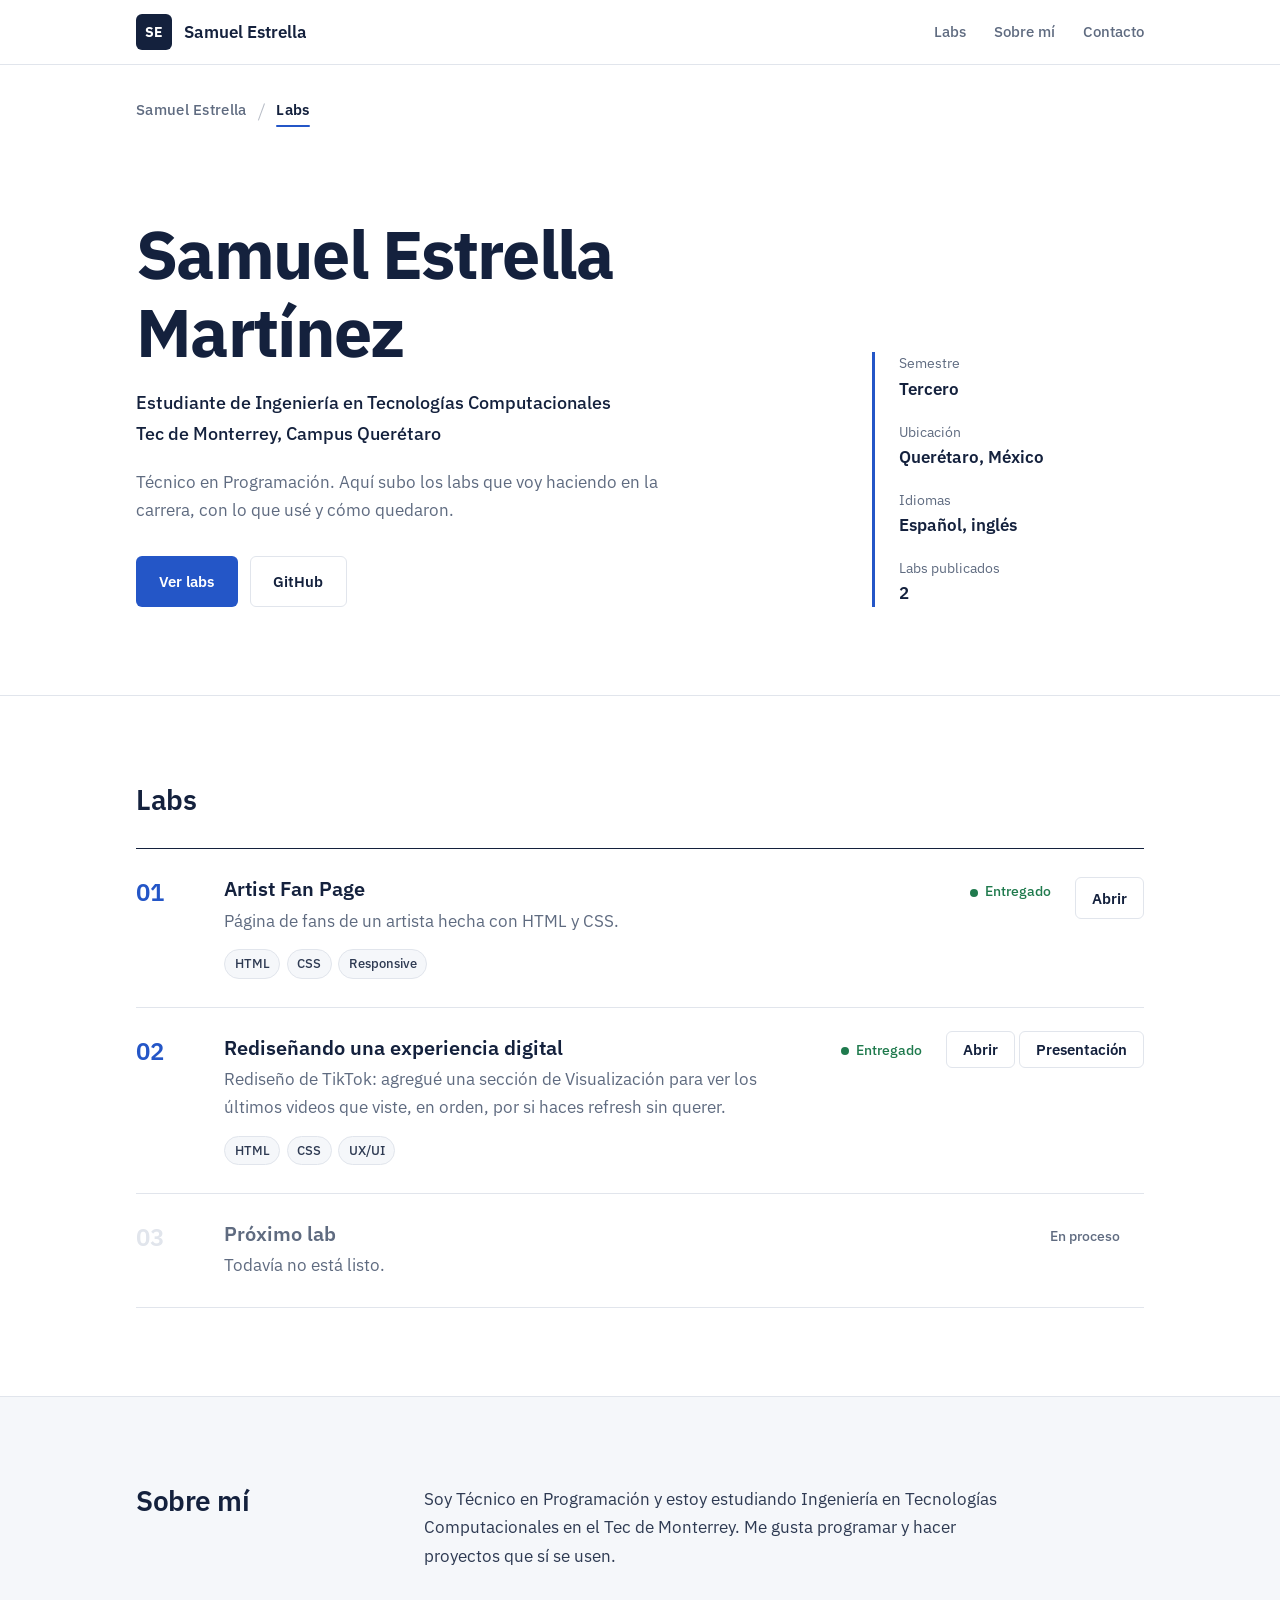
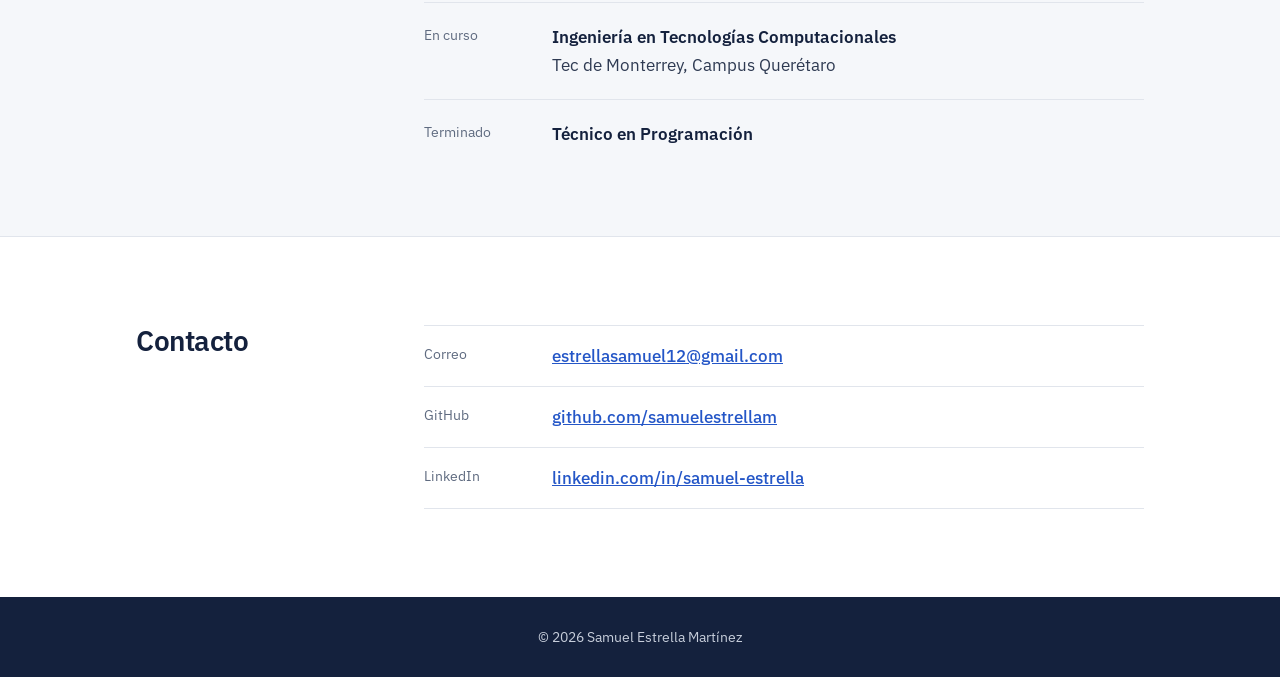
<file: index.html>
<!DOCTYPE html>
<html lang="es">
<head>
  <meta charset="UTF-8">
  <meta name="viewport" content="width=device-width, initial-scale=1">
  <title>Samuel Estrella | Labs</title>
  <link href="https://fonts.googleapis.com/css2?family=IBM+Plex+Sans:wght@400;500;600;700&display=swap" rel="stylesheet">
  <link rel="stylesheet" href="styles.css">
</head>
<body>

  <header class="site-header">
    <div class="container header-inner">
      <a class="brand" href="#inicio">
        <span class="brand-mark">SE</span>
        <span class="brand-name">Samuel Estrella</span>
      </a>
      <nav class="main-nav">
        <a href="#labs">Labs</a>
        <a href="#sobre-mi">Sobre mí</a>
        <a href="#contacto">Contacto</a>
      </nav>
    </div>
  </header>

  <main id="inicio">

    <div class="container">
      <nav class="crumbs">
        <ol>
          <li><a href="#inicio">Samuel Estrella</a></li>
          <li><a href="#labs" aria-current="page">Labs</a></li>
        </ol>
      </nav>
    </div>

    <section class="hero container">
      <div>
        <h1>Samuel Estrella Martínez</h1>
        <p class="role">Estudiante de Ingeniería en Tecnologías Computacionales<br>Tec de Monterrey, Campus Querétaro</p>
        <p class="lead">Técnico en Programación. Aquí subo los labs que voy haciendo en la carrera, con lo que usé y cómo quedaron.</p>
        <div class="actions">
          <a class="btn btn-primary" href="#labs">Ver labs</a>
          <a class="btn btn-secondary" href="https://github.com/samuelestrellam" target="_blank">GitHub</a>
        </div>
      </div>

      <dl class="facts">
        <div><dt>Semestre</dt><dd>Tercero</dd></div>
        <div><dt>Ubicación</dt><dd>Querétaro, México</dd></div>
        <div><dt>Idiomas</dt><dd>Español, inglés</dd></div>
        <div><dt>Labs publicados</dt><dd>2</dd></div>
      </dl>
    </section>

    <section class="section" id="labs">
      <div class="container">
        <div class="section-head">
          <h2>Labs</h2>
        </div>

        <ol class="lab-list">
          <li class="lab">
            <span class="lab-num">01</span>
            <div class="lab-body">
              <h3><a href="./Artist%20Page/index.html">Artist Fan Page</a></h3>
              <p>Página de fans de un artista hecha con HTML y CSS.</p>
              <ul class="tags">
                <li>HTML</li>
                <li>CSS</li>
                <li>Responsive</li>
              </ul>
            </div>
            <span class="status status-done">Entregado</span>
            <a class="lab-link" href="./Artist%20Page/index.html">Abrir</a>
          </li>

          <li class="lab">
            <span class="lab-num">02</span>
            <div class="lab-body">
              <h3><a href="./Experiencia%20Digital/index.html">Rediseñando una experiencia digital</a></h3>
              <p>Rediseño de TikTok: agregué una sección de Visualización para ver los últimos videos que viste, en orden, por si haces refresh sin querer.</p>
              <ul class="tags">
                <li>HTML</li>
                <li>CSS</li>
                <li>UX/UI</li>
              </ul>
            </div>
            <span class="status status-done">Entregado</span>
            <div class="lab-links">
              <a class="lab-link" href="./Experiencia%20Digital/index.html">Abrir</a>
              <a class="lab-link" href="Lab2_TikTok.pdf" target="_blank">Presentación</a>
            </div>
          </li>

          <li class="lab lab-pending">
            <span class="lab-num">03</span>
            <div class="lab-body">
              <h3>Próximo lab</h3>
              <p>Todavía no está listo.</p>
            </div>
            <span class="status">En proceso</span>
          </li>
        </ol>
      </div>
    </section>

    <section class="section section-alt" id="sobre-mi">
      <div class="container two-col">
        <h2>Sobre mí</h2>
        <div>
          <p>Soy Técnico en Programación y estoy estudiando Ingeniería en Tecnologías Computacionales en el Tec de Monterrey. Me gusta programar y hacer proyectos que sí se usen.</p>
          <dl class="timeline">
            <div>
              <dt>En curso</dt>
              <dd><strong>Ingeniería en Tecnologías Computacionales</strong><br>Tec de Monterrey, Campus Querétaro</dd>
            </div>
            <div>
              <dt>Terminado</dt>
              <dd><strong>Técnico en Programación</strong></dd>
            </div>
          </dl>
        </div>
      </div>
    </section>

    <section class="section" id="contacto">
      <div class="container two-col">
        <h2>Contacto</h2>
        <ul class="contact">
          <li>
            <span>Correo</span>
            <a href="mailto:estrellasamuel12@gmail.com">estrellasamuel12@gmail.com</a>
          </li>
          <li>
            <span>GitHub</span>
            <a href="https://github.com/samuelestrellam" target="_blank">github.com/samuelestrellam</a>
          </li>
          <li>
            <span>LinkedIn</span>
            <a href="https://www.linkedin.com/in/samuel-estrella-1631b2422" target="_blank">linkedin.com/in/samuel-estrella</a>
          </li>
        </ul>
      </div>
    </section>

  </main>

  <footer class="site-footer">
    <div class="container footer-inner">
      <span>© 2026 Samuel Estrella Martínez</span>
    </div>
  </footer>

</body>
</html>
</file>
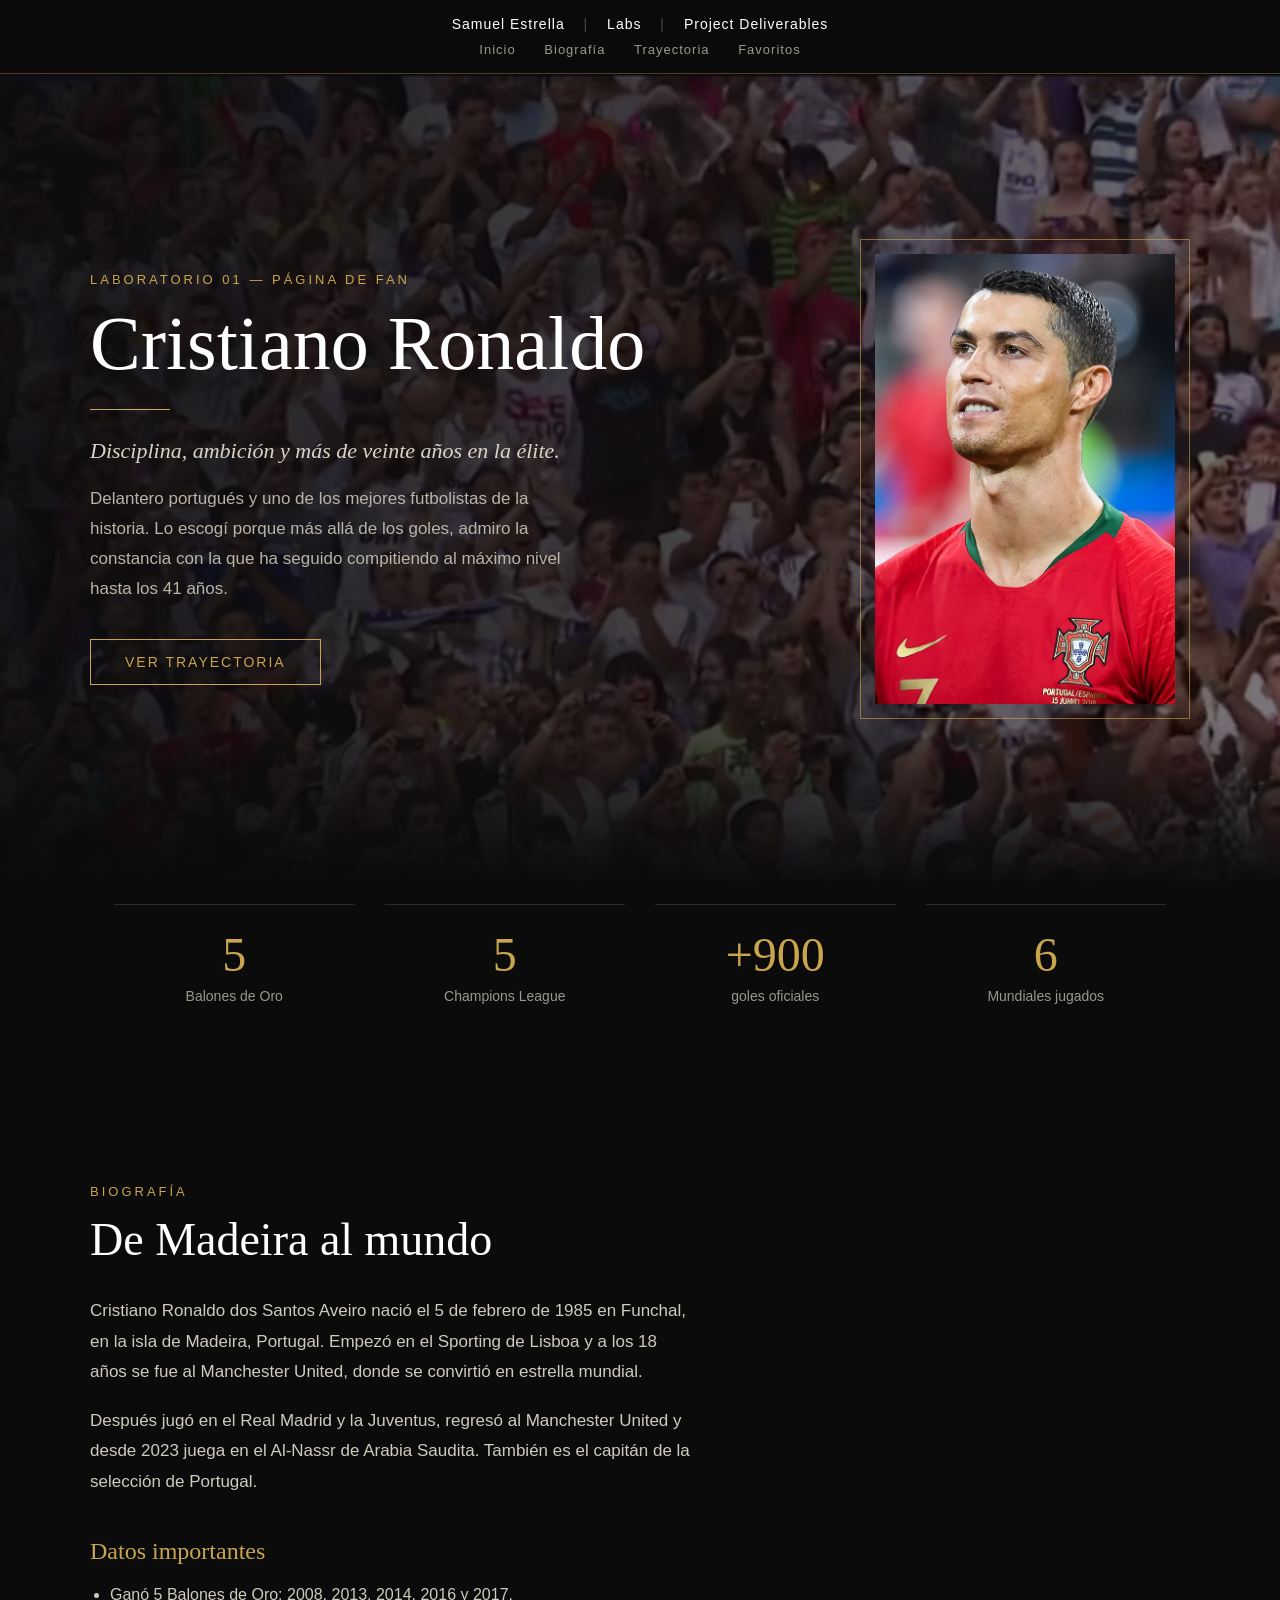
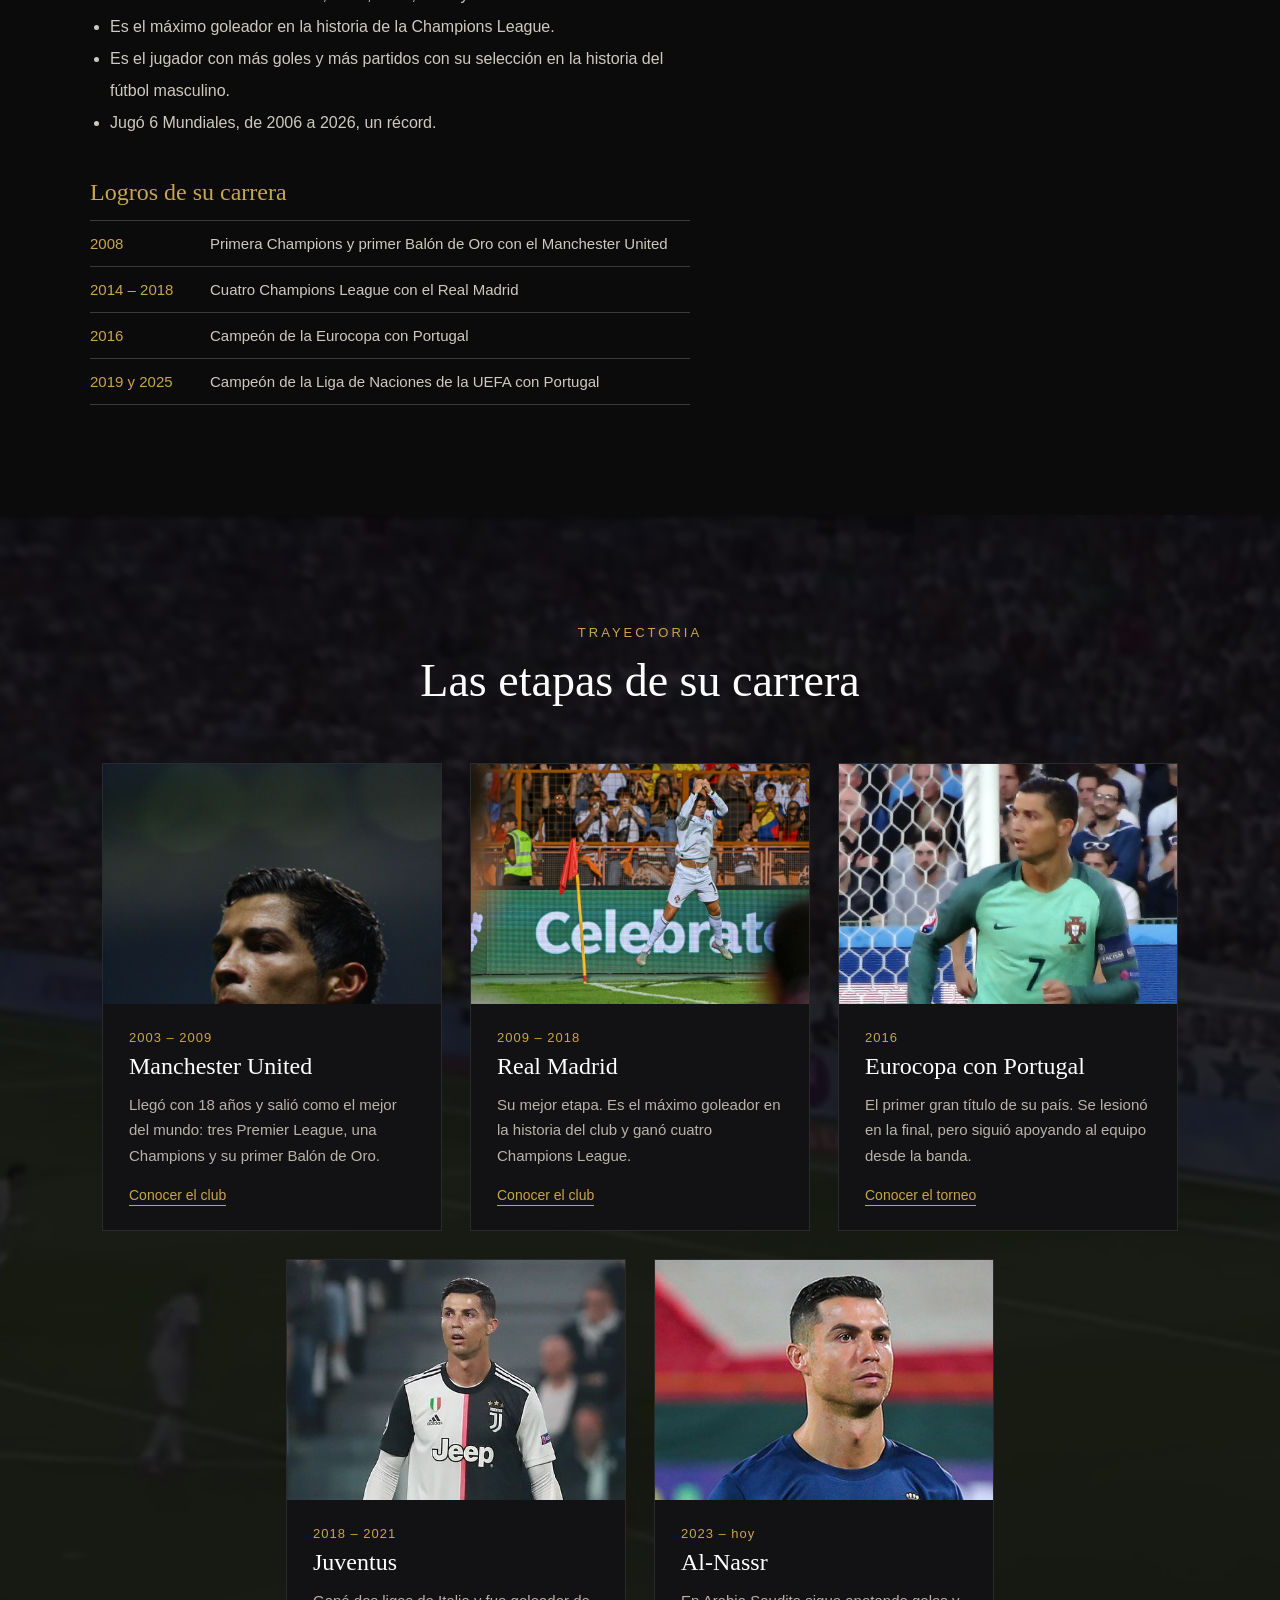
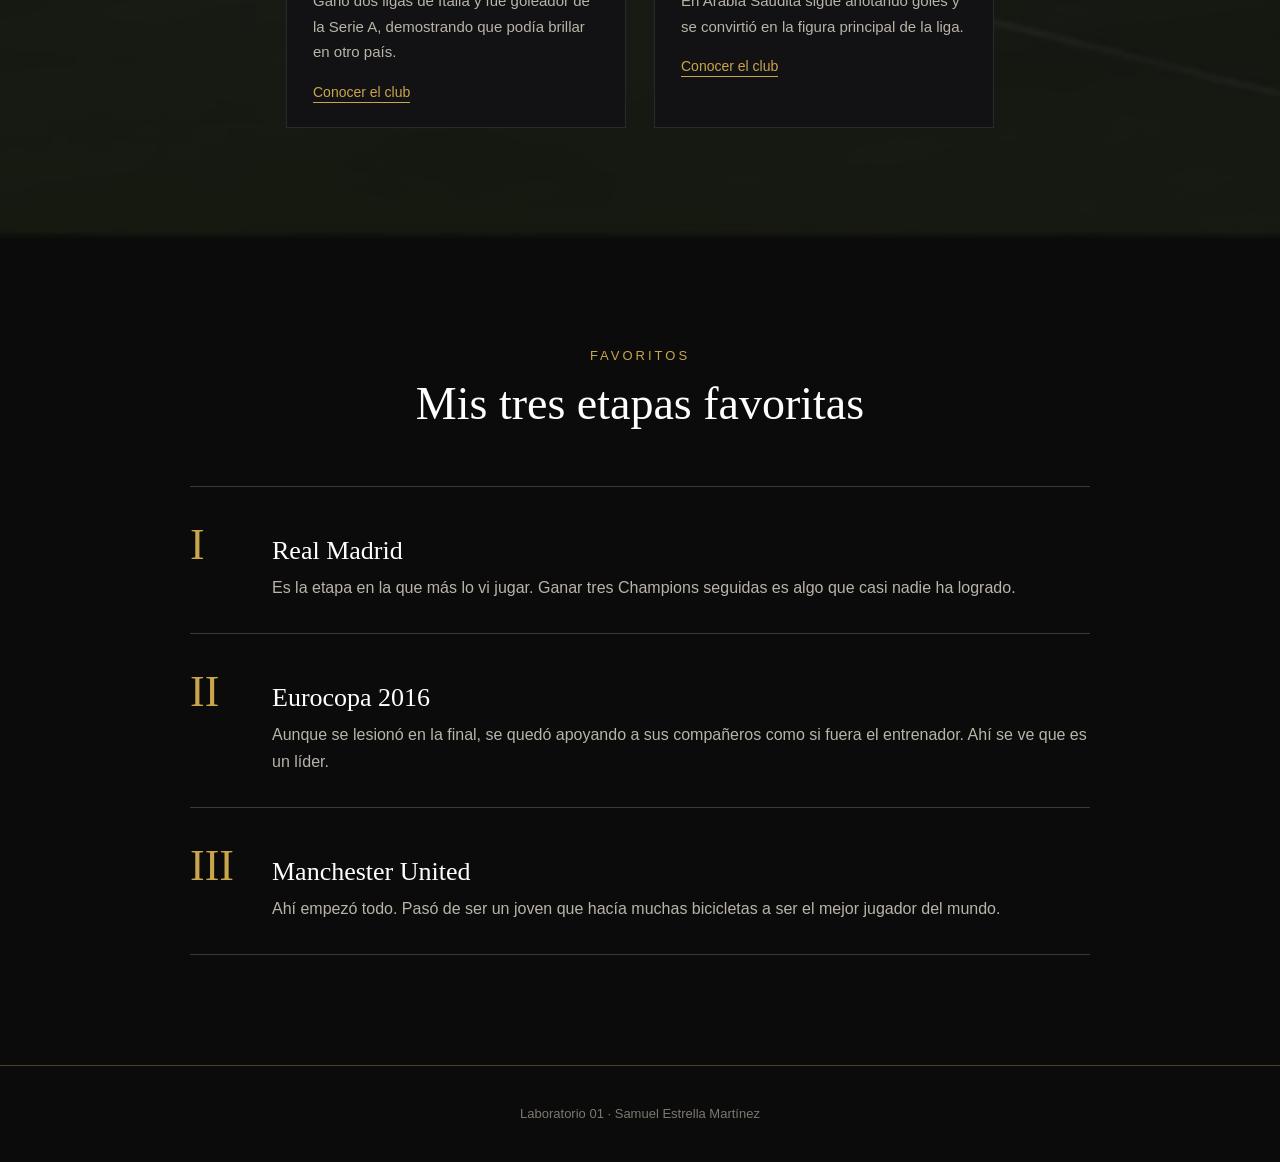
<file: Artist Page/index.html>
<!DOCTYPE html>
<html lang="es">
<head>
  <meta charset="UTF-8">
  <meta name="viewport" content="width=device-width, initial-scale=1">
  <title>Cristiano Ronaldo | Laboratorio 01</title>
  <link rel="stylesheet" href="styles.css">
</head>
<body>

  <nav class="menu">
  <div class="menu-sitio">
    <a href="../index.html">Samuel Estrella</a>
    <span>|</span>
    <a href="../index.html#labs">Labs</a>
    <span>|</span>
    <a href="../index.html#labs">Project Deliverables</a>
  </div>

  <div class="menu-pagina">
    <a href="#inicio">Inicio</a>
    <a href="#biografia">Biografía</a>
    <a href="#trayectoria">Trayectoria</a>
    <a href="#favoritos">Favoritos</a>
  </div>
</nav>

  <header id="inicio" class="portada">
    <video class="video-fondo video-portada" autoplay muted loop playsinline poster="img/celebracion.jpg">
      <source src="video/portada.mp4" type="video/mp4">
      <source src="video/portada.webm" type="video/webm">
    </video>
    <div class="capa capa-portada"></div>
    <div class="capa capa-abajo"></div>

    <div class="portada-contenido">
      <div class="portada-texto">
        <p class="etiqueta">LABORATORIO 01 — PÁGINA DE FAN</p>
        <h1>Cristiano Ronaldo</h1>
        <div class="linea"></div>
        <p class="frase">Disciplina, ambición y más de veinte años en la élite.</p>
        <p class="intro">Delantero portugués y uno de los mejores futbolistas de la historia. Lo escogí porque más allá de los goles, admiro la constancia con la que ha seguido compitiendo al máximo nivel hasta los 41 años.</p>
        <a href="#trayectoria" class="boton">VER TRAYECTORIA</a>
      </div>
      <div class="marco">
        <img src="img/principal.jpg" alt="Cristiano Ronaldo con la camiseta de Portugal">
      </div>
    </div>
  </header>

  <div class="cifras">
    <div class="cifra">
      <p class="numero">5</p>
      <p class="texto-cifra">Balones de Oro</p>
    </div>
    <div class="cifra">
      <p class="numero">5</p>
      <p class="texto-cifra">Champions League</p>
    </div>
    <div class="cifra">
      <p class="numero">+900</p>
      <p class="texto-cifra">goles oficiales</p>
    </div>
    <div class="cifra">
      <p class="numero">6</p>
      <p class="texto-cifra">Mundiales jugados</p>
    </div>
  </div>

  <section id="biografia" class="biografia">
    <div class="contenedor">
      <div class="bio-texto">
        <p class="etiqueta">BIOGRAFÍA</p>
        <h2>De Madeira al mundo</h2>

        <p>Cristiano Ronaldo dos Santos Aveiro nació el 5 de febrero de 1985 en Funchal, en la isla de Madeira, Portugal. Empezó en el Sporting de Lisboa y a los 18 años se fue al Manchester United, donde se convirtió en estrella mundial.</p>
        <p class="ultimo">Después jugó en el Real Madrid y la Juventus, regresó al Manchester United y desde 2023 juega en el Al-Nassr de Arabia Saudita. También es el capitán de la selección de Portugal.</p>

        <h3>Datos importantes</h3>
        <ul class="datos">
          <li>Ganó 5 Balones de Oro: 2008, 2013, 2014, 2016 y 2017.</li>
          <li>Es el máximo goleador en la historia de la Champions League.</li>
          <li>Es el jugador con más goles y más partidos con su selección en la historia del fútbol masculino.</li>
          <li>Jugó 6 Mundiales, de 2006 a 2026, un récord.</li>
        </ul>

        <h3>Logros de su carrera</h3>
        <table class="logros">
          <tr><td class="anio">2008</td><td>Primera Champions y primer Balón de Oro con el Manchester United</td></tr>
          <tr><td class="anio">2014 – 2018</td><td>Cuatro Champions League con el Real Madrid</td></tr>
          <tr><td class="anio">2016</td><td>Campeón de la Eurocopa con Portugal</td></tr>
          <tr><td class="anio">2019 y 2025</td><td>Campeón de la Liga de Naciones de la UEFA con Portugal</td></tr>
        </table>
      </div>
    </div>
  </section>

  <section id="trayectoria" class="trayectoria">
    <video class="video-fondo" autoplay muted loop playsinline>
      <source src="video/goles.mp4" type="video/mp4">
      <source src="video/goles.webm" type="video/webm">
    </video>
    <div class="capa capa-oscura"></div>

    <div class="contenedor encima">
      <div class="titulo-centro">
        <p class="etiqueta">TRAYECTORIA</p>
        <h2>Las etapas de su carrera</h2>
      </div>

      <div class="tarjetas">
        <article class="tarjeta">
          <img src="img/manchester-united.jpg" alt="Cristiano Ronaldo en el Manchester United">
          <div class="tarjeta-texto">
            <p class="fecha">2003 – 2009</p>
            <h3>Manchester United</h3>
            <p>Llegó con 18 años y salió como el mejor del mundo: tres Premier League, una Champions y su primer Balón de Oro.</p>
            <a href="https://es.wikipedia.org/wiki/Manchester_United_Football_Club" target="_blank" rel="noopener noreferrer">Conocer el club</a>
          </div>
        </article>

        <article class="tarjeta">
          <img src="img/celebracion.jpg" alt="Cristiano Ronaldo celebrando un gol" class="foto-arriba">
          <div class="tarjeta-texto">
            <p class="fecha">2009 – 2018</p>
            <h3>Real Madrid</h3>
            <p>Su mejor etapa. Es el máximo goleador en la historia del club y ganó cuatro Champions League.</p>
            <a href="https://es.wikipedia.org/wiki/Real_Madrid_Club_de_F%C3%BAtbol" target="_blank" rel="noopener noreferrer">Conocer el club</a>
          </div>
        </article>

        <article class="tarjeta">
          <img src="img/eurocopa-2016.jpg" alt="Cristiano Ronaldo en la Eurocopa 2016">
          <div class="tarjeta-texto">
            <p class="fecha">2016</p>
            <h3>Eurocopa con Portugal</h3>
            <p>El primer gran título de su país. Se lesionó en la final, pero siguió apoyando al equipo desde la banda.</p>
            <a href="https://es.wikipedia.org/wiki/Eurocopa_2016" target="_blank" rel="noopener noreferrer">Conocer el torneo</a>
          </div>
        </article>

        <article class="tarjeta">
          <img src="img/juventus.jpg" alt="Cristiano Ronaldo en la Juventus">
          <div class="tarjeta-texto">
            <p class="fecha">2018 – 2021</p>
            <h3>Juventus</h3>
            <p>Ganó dos ligas de Italia y fue goleador de la Serie A, demostrando que podía brillar en otro país.</p>
            <a href="https://es.wikipedia.org/wiki/Juventus_de_Tur%C3%ADn" target="_blank" rel="noopener noreferrer">Conocer el club</a>
          </div>
        </article>

        <article class="tarjeta">
          <img src="img/al-nassr.jpg" alt="Cristiano Ronaldo en el Al-Nassr">
          <div class="tarjeta-texto">
            <p class="fecha">2023 – hoy</p>
            <h3>Al-Nassr</h3>
            <p>En Arabia Saudita sigue anotando goles y se convirtió en la figura principal de la liga.</p>
            <a href="https://es.wikipedia.org/wiki/Al-Nassr_Football_Club" target="_blank" rel="noopener noreferrer">Conocer el club</a>
          </div>
        </article>
      </div>
    </div>
  </section>

  <section id="favoritos" class="favoritos">
    <div class="contenedor angosto">
      <div class="titulo-centro">
        <p class="etiqueta">FAVORITOS</p>
        <h2>Mis tres etapas favoritas</h2>
      </div>

      <ol class="lista-favoritos">
        <li>
          <span class="romano">I</span>
          <div>
            <h3>Real Madrid</h3>
            <p>Es la etapa en la que más lo vi jugar. Ganar tres Champions seguidas es algo que casi nadie ha logrado.</p>
          </div>
        </li>
        <li>
          <span class="romano">II</span>
          <div>
            <h3>Eurocopa 2016</h3>
            <p>Aunque se lesionó en la final, se quedó apoyando a sus compañeros como si fuera el entrenador. Ahí se ve que es un líder.</p>
          </div>
        </li>
        <li>
          <span class="romano">III</span>
          <div>
            <h3>Manchester United</h3>
            <p>Ahí empezó todo. Pasó de ser un joven que hacía muchas bicicletas a ser el mejor jugador del mundo.</p>
          </div>
        </li>
      </ol>
    </div>
  </section>

  <footer class="pie">
    <p>Laboratorio 01 · Samuel Estrella Martínez</p>
  </footer>

</body>
</html>
</file>
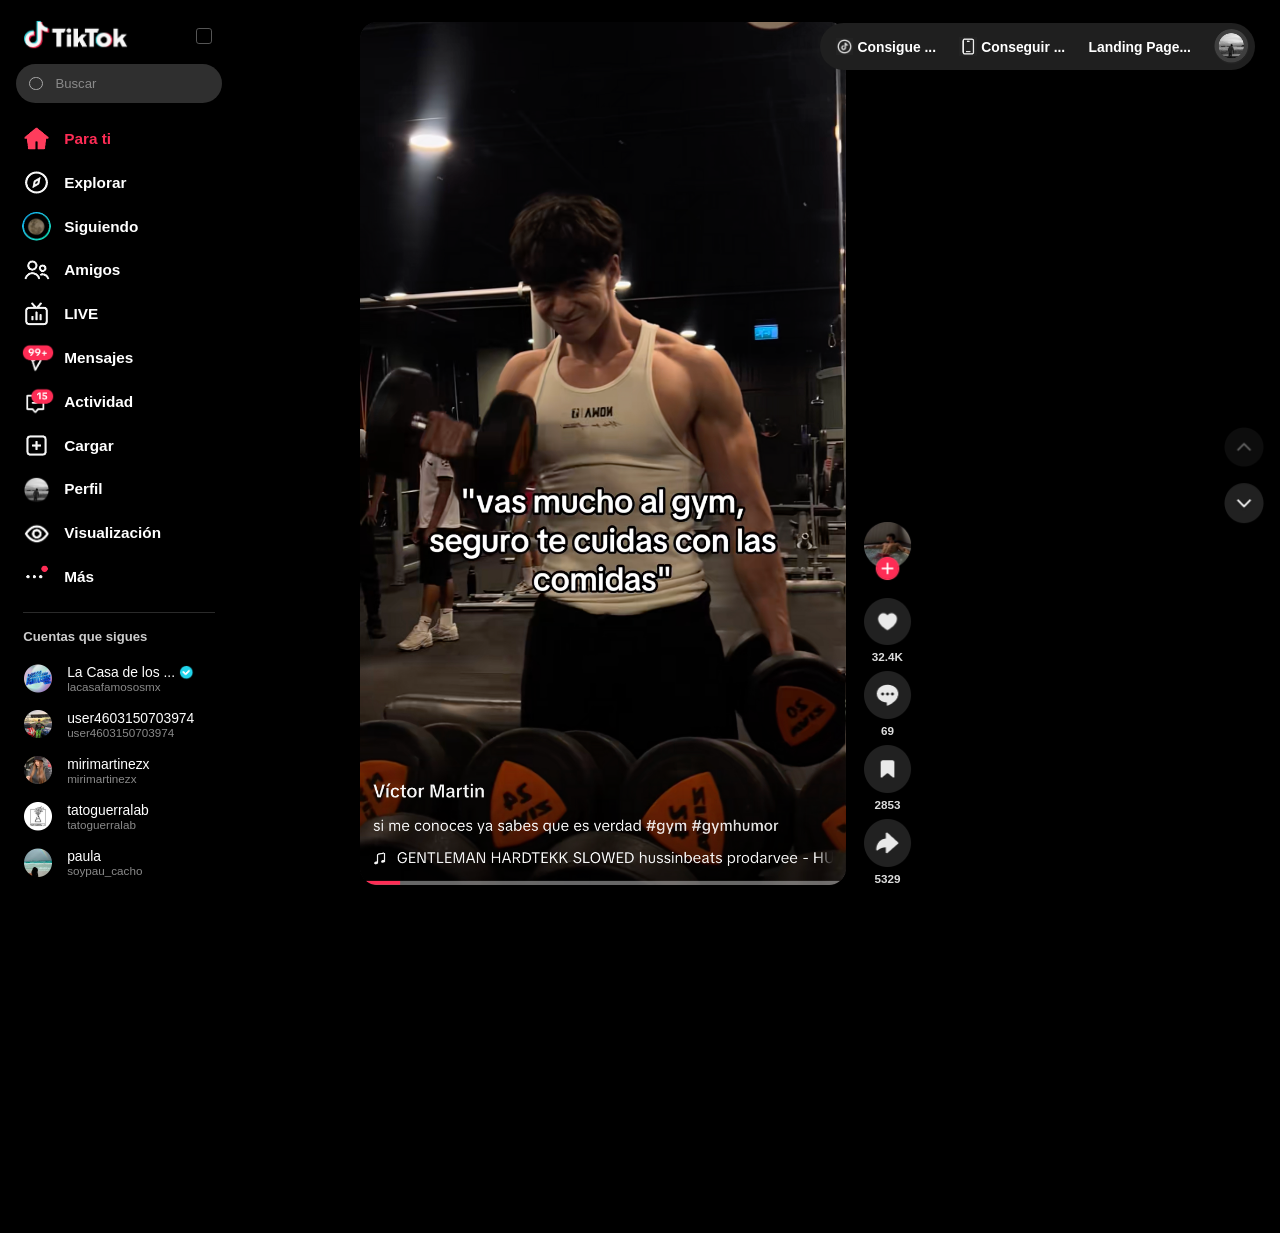
<file: Experiencia Digital/index.html>
<!DOCTYPE html>
<html lang="es">
<head>
  <meta charset="UTF-8">
  <meta name="viewport" content="width=device-width, initial-scale=1.0">
  <title>TikTok</title>
  <link rel="stylesheet" href="styles.css">
</head>
<body>

  <!-- menu -->
  <aside class="sidebar">
    <div class="logo-fila">
      <img src="img/logo.png" alt="TikTok" class="logo">
      <span class="cuadro"></span>
    </div>
    <div class="buscar">Buscar</div>

    <ul class="menu">
      <li class="activo"><img src="img/home.png" alt=""> Para ti</li>
      <li><img src="img/explorar.png" alt=""> Explorar</li>
      <li><img src="img/siguiendo.png" alt="" class="redondo"> Siguiendo</li>
      <li><img src="img/amigos.png" alt=""> Amigos</li>
      <li><img src="img/live.png" alt=""> LIVE</li>
      <li><img src="img/mensajes.png" alt="" class="ancho"> Mensajes</li>
      <li><img src="img/actividad.png" alt="" class="ancho"> Actividad</li>
      <li><img src="img/cargar.png" alt=""> Cargar</li>
      <li><img src="img/perfil.png" alt="" class="redondo"> Perfil</li>
      <li><a href="visualizacion.html"><img src="img/visualizacion.png" alt=""> Visualización</a></li>
      <li><img src="img/mas.png" alt=""> Más</li>
    </ul>
    <hr>

    <p class="subtitulo">Cuentas que sigues</p>
    <ul class="cuentas">
      <li><img src="img/u1.png" alt=""><div><b>La Casa de los ... <img src="img/verificado.png" alt="" class="check"></b><span>lacasafamososmx</span></div></li>
      <li><img src="img/u2.png" alt=""><div><b>user4603150703974</b><span>user4603150703974</span></div></li>
      <li><img src="img/u3.png" alt=""><div><b>mirimartinezx</b><span>mirimartinezx</span></div></li>
      <li><img src="img/u4.png" alt=""><div><b>tatoguerralab</b><span>tatoguerralab</span></div></li>
      <li><img src="img/u5.png" alt=""><div><b>paula</b><span>soypau_cacho</span></div></li>
    </ul>
  </aside>

  <!-- video -->
  <main class="contenido">
    <img src="img/video.png" alt="Video" class="video">
    <div class="acciones">
      <img src="img/creador.png" alt="" class="creador">
      <div><img src="img/like.png" alt=""><span>32.4K</span></div>
      <div><img src="img/comentar.png" alt=""><span>69</span></div>
      <div><img src="img/guardar.png" alt=""><span>2853</span></div>
      <div><img src="img/compartir.png" alt=""><span>5329</span></div>
    </div>
  </main>

  <div class="top-derecha">
    <span><img src="img/icono-consigue.png" alt=""> Consigue ...</span>
    <span><img src="img/icono-conseguir.png" alt=""> Conseguir ...</span>
    <span><a href="../index.html">Landing Page...</a></span>
    <img src="img/perfil-top.png" alt="" class="avatar-top">
  </div>

  <div class="flechas">
    <img src="img/arriba.png" alt="">
    <img src="img/abajo.png" alt="">
  </div>

</body>
</html>
</file>
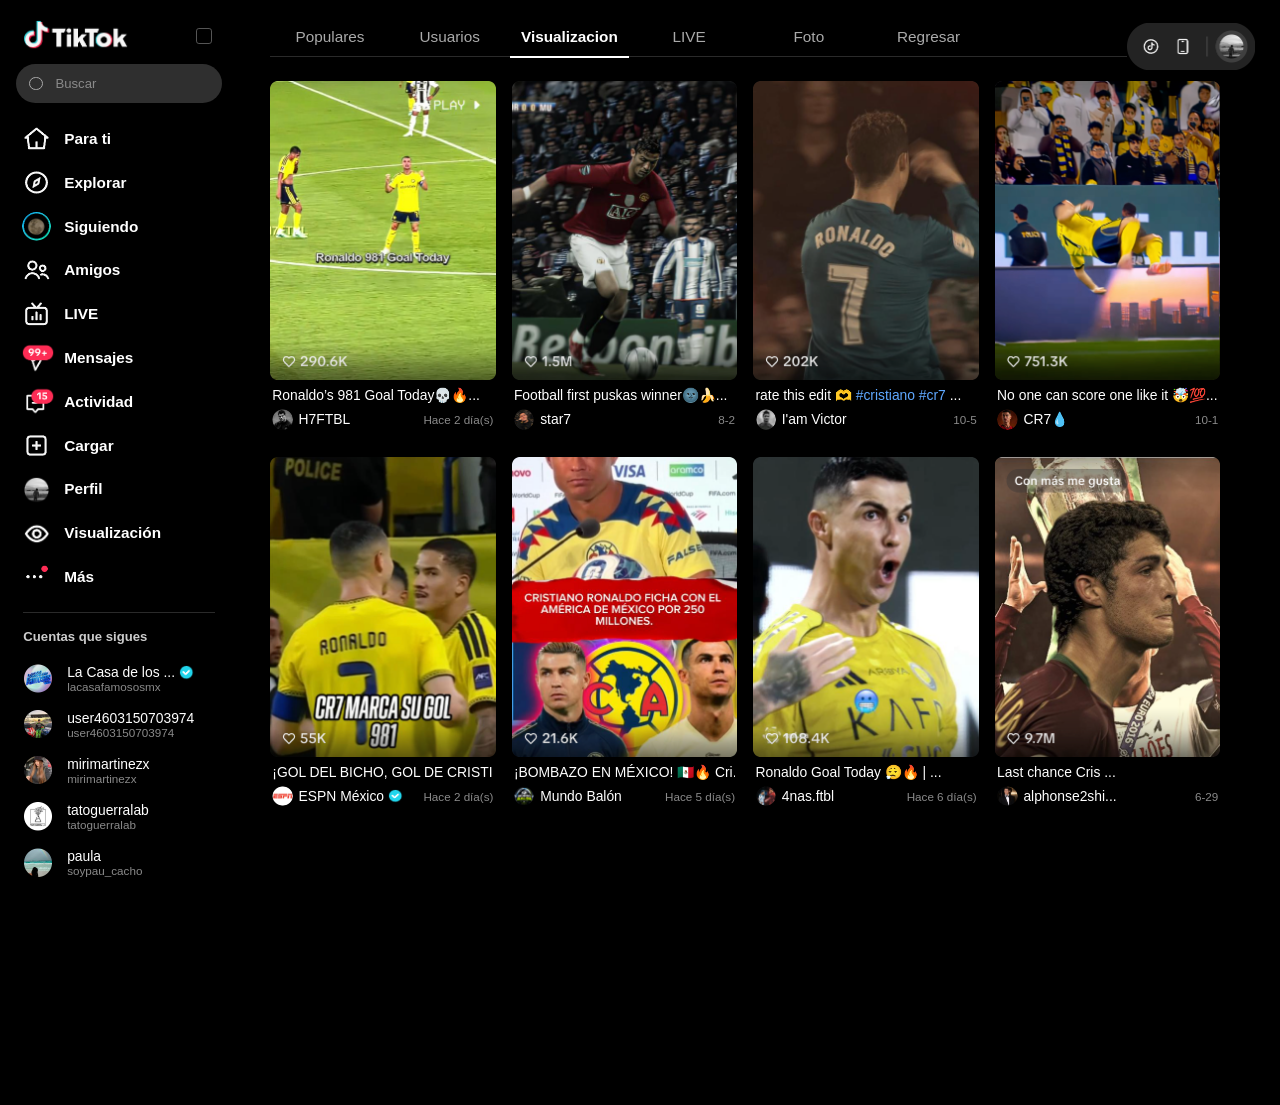
<file: Experiencia Digital/visualizacion.html>
<!DOCTYPE html>
<html lang="es">
<head>
  <meta charset="UTF-8">
  <meta name="viewport" content="width=device-width, initial-scale=1.0">
  <title>TikTok - Visualización</title>
  <link rel="stylesheet" href="styles.css">
</head>
<body>

  <!-- menu -->
  <aside class="sidebar">
    <div class="logo-fila">
      <img src="img/logo.png" alt="TikTok" class="logo">
      <span class="cuadro"></span>
    </div>
    <div class="buscar">Buscar</div>

    <ul class="menu">
      <li><a href="index.html"><img src="img/home-blanco.png" alt=""> Para ti</a></li>
      <li><img src="img/explorar.png" alt=""> Explorar</li>
      <li><img src="img/siguiendo.png" alt="" class="redondo"> Siguiendo</li>
      <li><img src="img/amigos.png" alt=""> Amigos</li>
      <li><img src="img/live.png" alt=""> LIVE</li>
      <li><img src="img/mensajes.png" alt="" class="ancho"> Mensajes</li>
      <li><img src="img/actividad.png" alt="" class="ancho"> Actividad</li>
      <li><img src="img/cargar.png" alt=""> Cargar</li>
      <li><img src="img/perfil.png" alt="" class="redondo"> Perfil</li>
      <li><img src="img/visualizacion.png" alt=""> Visualización</li>
      <li><img src="img/mas.png" alt=""> Más</li>
    </ul>
    <hr>

    <p class="subtitulo">Cuentas que sigues</p>
    <ul class="cuentas">
      <li><img src="img/u1.png" alt=""><div><b>La Casa de los ... <img src="img/verificado.png" alt="" class="check"></b><span>lacasafamososmx</span></div></li>
      <li><img src="img/u2.png" alt=""><div><b>user4603150703974</b><span>user4603150703974</span></div></li>
      <li><img src="img/u3.png" alt=""><div><b>mirimartinezx</b><span>mirimartinezx</span></div></li>
      <li><img src="img/u4.png" alt=""><div><b>tatoguerralab</b><span>tatoguerralab</span></div></li>
      <li><img src="img/u5.png" alt=""><div><b>paula</b><span>soypau_cacho</span></div></li>
    </ul>
  </aside>

  <main class="galeria">
    <nav class="pestanas">
      <span>Populares</span>
      <span>Usuarios</span>
      <span class="activa">Visualizacion</span>
      <span>LIVE</span>
      <span>Foto</span>
      <a href="index.html">Regresar</a>
    </nav>

    <!-- videos -->
    <div class="grid">
      <div>
        <img src="img/v1.png" alt="" class="miniatura">
        <p class="titulo">Ronaldo’s 981 Goal Today💀🔥...</p>
        <div class="autor"><img src="img/a1.png" alt=""><span>H7FTBL</span><small>Hace 2 día(s)</small></div>
      </div>
      <div>
        <img src="img/v2.png" alt="" class="miniatura">
        <p class="titulo">Football first puskas winner🌚🍌...</p>
        <div class="autor"><img src="img/a2.png" alt=""><span>star7</span><small>8-2</small></div>
      </div>
      <div>
        <img src="img/v3.png" alt="" class="miniatura">
        <p class="titulo">rate this edit 🫶 <b>#cristiano #cr7</b> ...</p>
        <div class="autor"><img src="img/a3.png" alt=""><span>I'am Victor</span><small>10-5</small></div>
      </div>
      <div>
        <img src="img/v4.png" alt="" class="miniatura">
        <p class="titulo">No one can score one like it 🤯💯...</p>
        <div class="autor"><img src="img/a4.png" alt=""><span>CR7💧</span><small>10-1</small></div>
      </div>
      <div>
        <img src="img/v5.png" alt="" class="miniatura">
        <p class="titulo">¡GOL DEL BICHO, GOL DE CRISTI...</p>
        <div class="autor"><img src="img/a5.png" alt=""><span>ESPN México <img src="img/verificado.png" alt="" class="check"></span><small>Hace 2 día(s)</small></div>
      </div>
      <div>
        <img src="img/v6.png" alt="" class="miniatura">
        <p class="titulo">¡BOMBAZO EN MÉXICO! 🇲🇽🔥 Cri...</p>
        <div class="autor"><img src="img/a6.png" alt=""><span>Mundo Balón</span><small>Hace 5 día(s)</small></div>
      </div>
      <div>
        <img src="img/v7.png" alt="" class="miniatura">
        <p class="titulo">Ronaldo Goal Today 😮‍💨🔥 | ...</p>
        <div class="autor"><img src="img/a7.png" alt=""><span>4nas.ftbl</span><small>Hace 6 día(s)</small></div>
      </div>
      <div>
        <img src="img/v8.png" alt="" class="miniatura">
        <p class="titulo">Last chance Cris ...</p>
        <div class="autor"><img src="img/a8.png" alt=""><span>alphonse2shi...</span><small>6-29</small></div>
      </div>
    </div>
  </main>

  <img src="img/top-iconos.png" alt="" class="iconos-top">

</body>
</html>
</file>
<file: styles.css>
:root {
  --bg: #FFFFFF;
  --surface: #F5F7FA;
  --ink: #14213D;
  --text: #2E3A52;
  --muted: #5F6B80;
  --line: #E1E5EC;
  --accent: #2456C7;
  --accent-dark: #1A3F96;
  --success: #1F7A4D;
  --font: "IBM Plex Sans", system-ui, -apple-system, "Segoe UI", Roboto, sans-serif;
  --radius: 6px;
  --container: 68rem;
}

*, *::before, *::after {
  box-sizing: border-box;
}

html {
  scroll-behavior: smooth;
  scroll-padding-top: 5rem;
}

body {
  margin: 0;
  font-family: var(--font);
  font-size: 1.0625rem;
  line-height: 1.65;
  color: var(--text);
  background: var(--bg);
  -webkit-font-smoothing: antialiased;
}

h1, h2, h3 {
  color: var(--ink);
  line-height: 1.15;
  margin: 0;
}

a {
  color: var(--accent);
}

a:hover {
  color: var(--accent-dark);
}

:focus-visible {
  outline: 3px solid var(--accent);
  outline-offset: 3px;
  border-radius: 3px;
}

.container {
  width: 100%;
  max-width: var(--container);
  margin: 0 auto;
  padding: 0 clamp(1.25rem, 4vw, 2.5rem);
}

/* header */
.site-header {
  position: sticky;
  top: 0;
  z-index: 10;
  background: rgba(255, 255, 255, .92);
  backdrop-filter: blur(8px);
  border-bottom: 1px solid var(--line);
}

.header-inner {
  display: flex;
  align-items: center;
  justify-content: space-between;
  height: 4rem;
}

.brand {
  display: flex;
  align-items: center;
  gap: .75rem;
  text-decoration: none;
  color: var(--ink);
  font-weight: 600;
}

.brand:hover {
  color: var(--ink);
}

.brand-mark {
  display: grid;
  place-items: center;
  width: 2.25rem;
  height: 2.25rem;
  background: var(--ink);
  color: #FFFFFF;
  font-size: .85rem;
  font-weight: 700;
  border-radius: var(--radius);
}

.main-nav {
  display: flex;
  gap: 1.75rem;
}

.main-nav a {
  color: var(--muted);
  text-decoration: none;
  font-weight: 500;
  font-size: .95rem;
}

.main-nav a:hover {
  color: var(--ink);
}

/* breadcrumb */
.crumbs {
  padding: 2rem 0 0;
}

.crumbs ol {
  list-style: none;
  margin: 0;
  padding: 0;
  display: flex;
  align-items: center;
  gap: .9rem;
}

.crumbs li {
  display: flex;
  align-items: center;
  gap: .9rem;
}

.crumbs li + li::before {
  content: "";
  width: 1px;
  height: 1.1rem;
  background: var(--muted);
  opacity: .45;
  transform: rotate(20deg);
}

.crumbs a {
  position: relative;
  font-size: .95rem;
  font-weight: 500;
  letter-spacing: .02em;
  color: var(--muted);
  text-decoration: none;
  padding-bottom: .3rem;
  transition: color .2s ease;
}

.crumbs a:hover {
  color: var(--ink);
}

.crumbs a::after {
  content: "";
  position: absolute;
  left: 0;
  bottom: 0;
  width: 100%;
  height: 2px;
  background: var(--accent);
  border-radius: 2px;
  transform: scaleX(0);
  transform-origin: left;
  transition: transform .25s ease;
}

.crumbs a:hover::after,
.crumbs [aria-current="page"]::after {
  transform: scaleX(1);
}

.crumbs [aria-current="page"] {
  color: var(--ink);
  font-weight: 600;
}

/* hero */
.hero {
  display: grid;
  grid-template-columns: 1fr 17rem;
  gap: 4rem;
  align-items: end;
  padding-top: clamp(3rem, 8vw, 5.5rem);
  padding-bottom: clamp(3rem, 8vw, 5.5rem);
}

.hero h1 {
  font-size: clamp(2.5rem, 6vw, 4.25rem);
  font-weight: 700;
  letter-spacing: -0.025em;
}

.role {
  margin: 1rem 0 0;
  font-size: 1.15rem;
  font-weight: 500;
  color: var(--ink);
}

.lead {
  max-width: 36rem;
  margin: 1.25rem 0 0;
  color: var(--muted);
}

.actions {
  display: flex;
  flex-wrap: wrap;
  gap: .75rem;
  margin-top: 2rem;
}

.btn {
  display: inline-block;
  padding: .75rem 1.4rem;
  font-weight: 600;
  font-size: .95rem;
  text-decoration: none;
  border-radius: var(--radius);
  border: 1px solid transparent;
  transition: background-color .15s ease, border-color .15s ease;
}

.btn-primary {
  background: var(--accent);
  color: #FFFFFF;
}

.btn-primary:hover {
  background: var(--accent-dark);
  color: #FFFFFF;
}

.btn-secondary {
  border-color: var(--line);
  color: var(--ink);
}

.btn-secondary:hover {
  border-color: var(--ink);
  color: var(--ink);
}

.facts {
  margin: 0;
  border-left: 3px solid var(--accent);
  padding-left: 1.5rem;
  display: grid;
  gap: 1.1rem;
}

.facts dt {
  font-size: .85rem;
  color: var(--muted);
}

.facts dd {
  margin: 0;
  font-weight: 600;
  color: var(--ink);
}

.section {
  padding: clamp(3.5rem, 8vw, 5.5rem) 0;
  border-top: 1px solid var(--line);
}

.section-alt {
  background: var(--surface);
}

.section h2 {
  font-size: 1.75rem;
  font-weight: 600;
  letter-spacing: -0.015em;
}

.section-head {
  display: flex;
  flex-wrap: wrap;
  justify-content: space-between;
  align-items: baseline;
  gap: .5rem 2rem;
  margin-bottom: 2rem;
}

.section-head p {
  margin: 0;
  color: var(--muted);
}

.two-col {
  display: grid;
  grid-template-columns: 14rem 1fr;
  gap: 2rem 4rem;
}

.two-col p {
  margin: 0;
  max-width: 38rem;
}

/* labs */
.lab-list {
  list-style: none;
  margin: 0;
  padding: 0;
  border-top: 1px solid var(--ink);
}

.lab {
  display: grid;
  grid-template-columns: 4rem 1fr auto auto;
  gap: 1.5rem;
  align-items: start;
  padding: 1.75rem 0;
  border-bottom: 1px solid var(--line);
}

.lab-num {
  font-size: 1.5rem;
  font-weight: 600;
  color: var(--accent);
  font-variant-numeric: tabular-nums;
  line-height: 1.3;
}

.lab-body h3 {
  font-size: 1.25rem;
  font-weight: 600;
}

.lab-body h3 a {
  color: var(--ink);
  text-decoration: none;
}

.lab-body h3 a:hover {
  color: var(--accent);
  text-decoration: underline;
  text-underline-offset: 4px;
}

.lab-body p {
  margin: .4rem 0 0;
  color: var(--muted);
  max-width: 38rem;
}

.tags {
  list-style: none;
  margin: .9rem 0 0;
  padding: 0;
  display: flex;
  flex-wrap: wrap;
  gap: .4rem;
}

.tags li {
  font-size: .8rem;
  font-weight: 500;
  padding: .2rem .6rem;
  background: var(--surface);
  border: 1px solid var(--line);
  border-radius: 999px;
  color: var(--text);
}

.status {
  font-size: .85rem;
  font-weight: 500;
  color: var(--muted);
  white-space: nowrap;
  line-height: 2.1;
}

.status-done {
  color: var(--success);
}

.status-done::before {
  content: "";
  display: inline-block;
  width: .5rem;
  height: .5rem;
  margin-right: .45rem;
  border-radius: 50%;
  background: var(--success);
  vertical-align: middle;
}

.lab-link {
  font-weight: 600;
  font-size: .95rem;
  padding: .45rem 1rem;
  border: 1px solid var(--line);
  border-radius: var(--radius);
  color: var(--ink);
  text-decoration: none;
}

.lab-link:hover {
  border-color: var(--accent);
  color: var(--accent);
}

.lab-pending .lab-num {
  color: var(--line);
}

.lab-pending h3 {
  color: var(--muted);
}

/* sobre mi */
.timeline {
  margin: 2rem 0 0;
  display: grid;
  gap: 1.25rem;
}

.timeline div {
  display: grid;
  grid-template-columns: 7rem 1fr;
  gap: 1rem;
  padding-top: 1.25rem;
  border-top: 1px solid var(--line);
}

.timeline dt {
  font-size: .9rem;
  color: var(--muted);
}

.timeline dd {
  margin: 0;
}

.timeline strong {
  color: var(--ink);
  font-weight: 600;
}

/* contacto */
.contact {
  list-style: none;
  margin: 0;
  padding: 0;
}

.contact li {
  display: grid;
  grid-template-columns: 7rem 1fr;
  gap: 1rem;
  padding: 1rem 0;
  border-bottom: 1px solid var(--line);
}

.contact li:first-child {
  border-top: 1px solid var(--line);
}

.contact span {
  color: var(--muted);
  font-size: .9rem;
}

.contact a {
  font-weight: 500;
  word-break: break-word;
}

/* footer */
.site-footer {
  background: var(--ink);
  color: #C7CEDB;
  font-size: .9rem;
}

.footer-inner {
  display: flex;
  flex-direction: column;
  justify-content: center;
  align-items: center;
  gap: 1rem;
  padding-top: 1.75rem;
  padding-bottom: 1.75rem;
  text-align: center;
}

.site-footer a {
  color: #FFFFFF;
  text-decoration: none;
}

.site-footer a:hover {
  text-decoration: underline;
  color: #FFFFFF;
}

@media (max-width: 820px) {
  .hero {
    grid-template-columns: 1fr;
    gap: 2.5rem;
  }

  .facts {
    grid-template-columns: repeat(2, 1fr);
  }

  .two-col {
    grid-template-columns: 1fr;
  }

  .lab {
    grid-template-columns: 3rem 1fr;
    gap: .75rem 1rem;
  }

  .status,
  .lab-link {
    grid-column: 2;
    justify-self: start;
  }
}

@media (max-width: 520px) {
  .brand-name {
    display: none;
  }

  .main-nav {
    gap: 1.1rem;
  }

  .timeline div,
  .contact li {
    grid-template-columns: 1fr;
    gap: .25rem;
  }
}

@media (prefers-reduced-motion: reduce) {
  html {
    scroll-behavior: auto;
  }

  * {
    transition: none !important;
  }
}
</file>
<file: Artist Page/styles.css>
:root {
  --negro: #0B0B0C;
  --tarjeta: #121214;
  --dorado: #C9A54C;
  --blanco: #FFFFFF;
  --texto: #CFCABE;
  --gris: #B9B4A8;
  --gris-oscuro: #9C978C;
  --linea: #3A3A3C;
  --serif: Georgia, "Times New Roman", serif;
}

* {
  box-sizing: border-box;
}

html {
  scroll-behavior: smooth;
}

body {
  margin: 0;
  background-color: var(--negro);
  color: #EDEAE3;
  font-family: "Helvetica Neue", Helvetica, Arial, sans-serif;
}

h1, h2, h3 {
  font-family: var(--serif);
  font-weight: normal;
}

.contenedor {
  max-width: 1100px;
  margin: 0 auto;
}

.angosto {
  max-width: 900px;
}

.etiqueta {
  margin: 0;
  font-size: 13px;
  letter-spacing: 3px;
  color: var(--dorado);
}

/* menu */
.menu {
  position: sticky;
  top: 0;
  z-index: 20;
  background-color: rgba(11, 11, 12, 0.92);
  border-bottom: 1px solid rgba(201, 165, 76, 0.35);
  padding: 16px 24px;
  text-align: center;
}

.menu-sitio {
  font-size: 14px;
  letter-spacing: 1px;
}

.menu-sitio a {
  color: var(--blanco);
  text-decoration: none;
  margin: 0 14px;
}

.menu-sitio span {
  color: #4A4A4A;
}

.menu-sitio .activo {
  color: var(--dorado);
}

.menu-pagina {
  margin-top: 10px;
  font-size: 13px;
  letter-spacing: 1px;
}

.menu-pagina a {
  color: var(--gris-oscuro);
  text-decoration: none;
  margin: 0 12px;
  transition: color .2s;
}

.menu a:hover {
  color: var(--dorado);
}

/* videos y capas de fondo */
.video-fondo {
  position: absolute;
  top: 0;
  left: 0;
  width: 100%;
  height: 100%;
  object-fit: cover;
  z-index: 0;
}

.capa {
  position: absolute;
  top: 0;
  left: 0;
  width: 100%;
  height: 100%;
  z-index: 1;
}

.capa-portada {
  background: linear-gradient(90deg, rgba(11, 11, 12, 0.94) 0%, rgba(11, 11, 12, 0.78) 50%, rgba(11, 11, 12, 0.55) 100%);
}

.capa-abajo {
  top: auto;
  bottom: 0;
  height: 160px;
  background: linear-gradient(rgba(11, 11, 12, 0), var(--negro));
}

.capa-oscura {
  background-color: rgba(11, 11, 12, 0.88);
}

.encima {
  position: relative;
  z-index: 2;
}

/* portada */
.portada {
  position: relative;
  overflow: hidden;
  min-height: 90vh;
  display: flex;
  align-items: center;
  padding: 80px 24px;
}

.portada-contenido {
  position: relative;
  z-index: 2;
  max-width: 1100px;
  width: 100%;
  margin: 0 auto;
  display: flex;
  flex-wrap: wrap;
  align-items: center;
  justify-content: space-between;
  gap: 56px;
}

.portada-texto {
  flex: 1 1 440px;
}

.portada h1 {
  margin: 18px 0 0;
  font-size: 76px;
  line-height: 1;
  color: var(--blanco);
}

.linea {
  width: 80px;
  height: 1px;
  background-color: var(--dorado);
  margin: 28px 0;
}

.frase {
  margin: 0;
  font-family: var(--serif);
  font-style: italic;
  font-size: 22px;
  color: #D9D4C7;
}

.intro {
  max-width: 500px;
  margin: 20px 0 0;
  font-size: 17px;
  line-height: 1.75;
  color: var(--gris);
}

.boton {
  display: inline-block;
  margin-top: 36px;
  padding: 14px 34px;
  border: 1px solid var(--dorado);
  color: var(--dorado);
  text-decoration: none;
  font-size: 14px;
  letter-spacing: 2px;
  transition: background-color .25s, color .25s;
}

.boton:hover {
  background-color: var(--dorado);
  color: var(--negro);
}

.marco {
  flex: 0 1 330px;
  padding: 14px;
  border: 1px solid rgba(201, 165, 76, 0.6);
}

.marco img {
  display: block;
  width: 100%;
}

/* cifras */
.cifras {
  max-width: 1100px;
  margin: 0 auto;
  padding: 20px 24px 70px;
  display: flex;
  flex-wrap: wrap;
  justify-content: space-between;
  gap: 30px;
  text-align: center;
}

.cifra {
  flex: 1 1 180px;
  border-top: 1px solid #2A2A2C;
  padding-top: 22px;
}

.numero {
  margin: 0;
  font-family: var(--serif);
  font-size: 48px;
  color: var(--dorado);
}

.texto-cifra {
  margin: 6px 0 0;
  font-size: 14px;
  color: var(--gris-oscuro);
}

/* biografia */
.biografia {
  background-image: linear-gradient(90deg, rgba(11, 11, 12, 0.97) 0%, rgba(11, 11, 12, 0.9) 55%, rgba(11, 11, 12, 0.4) 100%), url("img/balon-de-oro.jpg");
  background-size: cover;
  background-position: right center;
  background-attachment: fixed;
  padding: 110px 24px;
}

.bio-texto {
  max-width: 600px;
}

.biografia h2,
.titulo-centro h2 {
  margin: 14px 0 30px;
  font-size: 46px;
  color: var(--blanco);
}

.bio-texto p {
  font-size: 17px;
  line-height: 1.8;
  margin: 0 0 18px;
  color: var(--texto);
}

.bio-texto .etiqueta {
  font-size: 13px;
  line-height: normal;
  margin: 0;
  color: var(--dorado);
}

.bio-texto .ultimo {
  margin-bottom: 40px;
}

.bio-texto h3 {
  margin: 0 0 14px;
  font-size: 24px;
  color: var(--dorado);
}

.datos {
  margin: 0 0 40px;
  padding-left: 20px;
  font-size: 16px;
  line-height: 2;
  color: var(--texto);
}

.logros {
  width: 100%;
  border-collapse: collapse;
  font-size: 15px;
  color: var(--texto);
}

.logros td {
  padding: 14px 0;
  border-top: 1px solid var(--linea);
}

.logros tr:last-child td {
  border-bottom: 1px solid var(--linea);
}

.logros .anio {
  width: 120px;
  color: var(--dorado);
}

/* trayectoria */
.trayectoria {
  position: relative;
  overflow: hidden;
  padding: 110px 24px;
}

.titulo-centro {
  text-align: center;
  margin-bottom: 56px;
}

.titulo-centro h2 {
  margin-bottom: 0;
}

.tarjetas {
  display: flex;
  flex-wrap: wrap;
  gap: 28px;
  justify-content: center;
}

.tarjeta {
  flex: 1 1 300px;
  max-width: 340px;
  background-color: var(--tarjeta);
  border: 1px solid #2A2A2C;
  transition: border-color .25s;
}

.tarjeta:hover {
  border-color: var(--dorado);
}

.tarjeta img {
  display: block;
  width: 100%;
  height: 240px;
  object-fit: cover;
  object-position: center top;
}

.tarjeta .foto-arriba {
  object-position: center 20%;
}

.tarjeta-texto {
  padding: 26px;
}

.fecha {
  margin: 0;
  font-size: 13px;
  letter-spacing: 1px;
  color: var(--dorado);
}

.tarjeta h3 {
  margin: 8px 0 12px;
  font-size: 24px;
  color: var(--blanco);
}

.tarjeta-texto p:not(.fecha) {
  margin: 0 0 18px;
  font-size: 15px;
  line-height: 1.7;
  color: var(--gris);
}

.tarjeta a {
  color: var(--dorado);
  font-size: 14px;
  text-decoration: none;
  border-bottom: 1px solid var(--dorado);
  padding-bottom: 2px;
}

/* favoritos */
.favoritos {
  background-image: linear-gradient(rgba(11, 11, 12, 0.9), rgba(11, 11, 12, 0.95)), url("img/final-champions-2018.jpg");
  background-size: cover;
  background-position: center;
  background-attachment: fixed;
  padding: 110px 24px;
}

.lista-favoritos {
  list-style: none;
  margin: 0;
  padding: 0;
}

.lista-favoritos li {
  display: flex;
  gap: 32px;
  align-items: baseline;
  padding: 32px 0;
  border-top: 1px solid var(--linea);
}

.lista-favoritos li:last-child {
  border-bottom: 1px solid var(--linea);
}

.romano {
  min-width: 50px;
  font-family: var(--serif);
  font-size: 44px;
  color: var(--dorado);
}

.lista-favoritos h3 {
  margin: 0 0 8px;
  font-size: 26px;
  color: var(--blanco);
}

.lista-favoritos p {
  margin: 0;
  font-size: 16px;
  line-height: 1.7;
  color: var(--gris);
}

/* pie */
.pie {
  text-align: center;
  padding: 36px 24px;
  font-size: 13px;
  line-height: 1.8;
  color: #7D786E;
  border-top: 1px solid rgba(201, 165, 76, 0.35);
}

.pie p {
  margin: 0;
}

.pie a {
  color: var(--dorado);
  text-decoration: none;
}

.pie .volver {
  color: #EDEAE3;
}

/* celular */
@media (max-width: 700px) {
  .menu-sitio a,
  .menu-pagina a {
    margin: 0 6px;
  }

  .portada {
    padding: 60px 20px;
  }

  .portada h1 {
    font-size: 48px;
  }

  .marco {
    margin: 0 auto;
  }

  .biografia,
  .trayectoria,
  .favoritos {
    padding: 80px 20px;
  }

  .biografia h2,
  .titulo-centro h2 {
    font-size: 34px;
  }

  .biografia,
  .favoritos {
    background-attachment: scroll;
  }

  .lista-favoritos li {
    gap: 18px;
  }
}
</file>
<file: Experiencia Digital/styles.css>
* {
  margin: 0;
  padding: 0;
  box-sizing: border-box;
}

/* para que se vea alejado */
html { zoom: 0.73; }

body {
  background: #000000;
  color: #fff;
  font-family: "Helvetica Neue", Arial, sans-serif;
}

img { display: block; }

a {
  color: inherit;
  text-decoration: none;
  cursor: default;
}

/* menu */
.sidebar {
  position: fixed;
  top: 0;
  left: 0;
  width: 320px;
  height: 137vh;
  padding: 24px 16px 0 22px;
  overflow: hidden;
}

.logo-fila {
  display: flex;
  justify-content: space-between;
  align-items: center;
  margin: 0 0 14px 8px;
}

.logo { height: 50px; }

.cuadro {
  width: 22px;
  height: 22px;
  border: 2px solid #555;
  border-radius: 4px;
  margin-right: 14px;
}

.buscar {
  position: relative;
  background: #2f2f2f;
  color: #8a8a8a;
  border-radius: 30px;
  padding: 16px 20px 16px 54px;
  font-size: 18px;
  margin-bottom: 20px;
}

.buscar::before {
  content: "";
  position: absolute;
  left: 18px;
  top: 17px;
  width: 16px;
  height: 16px;
  border: 2px solid #aaa;
  border-radius: 50%;
}

.menu, .cuentas { list-style: none; }

.menu li, .menu li a {
  display: flex;
  align-items: center;
  gap: 18px;
}

.menu li {
  height: 60px;
  font-size: 21px;
  font-weight: 600;
  padding-left: 8px;
}

.menu li img {
  width: 40px;
  height: 40px;
  object-fit: contain;
}

.menu .ancho { width: 52px; margin: 0 -8px 0 -4px; }
.redondo { border-radius: 50%; }
.activo { color: #fe2c55; }

hr {
  border: none;
  border-top: 1px solid #2a2a2a;
  margin: 18px 10px 22px;
}

.subtitulo {
  color: #ccc;
  font-size: 18px;
  font-weight: 600;
  margin: 0 0 16px 10px;
}

.cuentas li {
  display: flex;
  align-items: center;
  gap: 18px;
  height: 63px;
  padding-left: 10px;
}

.cuentas li > img {
  width: 42px;
  height: 42px;
  border-radius: 50%;
}

.cuentas b {
  display: flex;
  align-items: center;
  gap: 6px;
  font-size: 19px;
  font-weight: 500;
}

.cuentas span { color: #8a8a8a; font-size: 16px; }

.check { width: 20px; height: 20px; }

/* video */
.contenido {
  display: flex;
  justify-content: center;
  align-items: flex-end;
  gap: 22px;
  height: 137vh;
  padding: 30px 360px 20px 350px;
}

.video {
  height: 100%;
  border-radius: 16px;
}

.acciones {
  display: flex;
  flex-direction: column;
  align-items: center;
  gap: 10px;
  width: 70px;
}

.creador { width: 66px; margin-bottom: 12px; }

.acciones div {
  display: flex;
  flex-direction: column;
  align-items: center;
  gap: 6px;
}

.acciones div img { width: 68px; }

.acciones span {
  font-size: 16px;
  font-weight: 700;
  color: #ddd;
}

.top-derecha {
  position: fixed;
  top: 32px;
  right: 34px;
  display: flex;
  align-items: center;
  gap: 32px;
  background: #1f1f1f;
  border-radius: 34px;
  padding: 8px 8px 8px 22px;
  font-size: 19px;
  font-weight: 600;
}

.top-derecha span {
  display: flex;
  align-items: center;
  gap: 6px;
}

.top-derecha span img { width: 24px; }

.avatar-top {
  width: 48px;
  height: 48px;
  border-radius: 50%;
}

.flechas {
  position: fixed;
  right: 20px;
  top: 50%;
  transform: translateY(-25%);
  display: flex;
  flex-direction: column;
  gap: 18px;
}

.flechas img { width: 58px; border-radius: 50%; }

/* visualizacion */
.galeria {
  margin-left: 370px;
  width: 1302px;
  padding-top: 26px;
}

.pestanas {
  display: flex;
  border-bottom: 2px solid #2a2a2a;
  margin-bottom: 32px;
}

.pestanas > * {
  width: 164px;
  text-align: center;
  padding: 12px 0 14px;
  font-size: 21px;
  font-weight: 500;
  color: #aaa;
}

.pestanas .activa {
  color: #fff;
  font-weight: 600;
  border-bottom: 3px solid #fff;
  margin-bottom: -2px;
}

.grid {
  display: grid;
  grid-template-columns: repeat(4, 309px);
  gap: 38px 22px;
}

.miniatura {
  width: 309px;
  height: 410px;
  border-radius: 8px;
}

.titulo {
  font-size: 19px;
  margin: 10px 3px 8px;
  white-space: nowrap;
  overflow: hidden;
}

.titulo b { color: #5fa8ff; font-weight: 500; }

.autor {
  display: flex;
  align-items: center;
  gap: 8px;
  padding: 0 3px;
}

.autor > img {
  width: 28px;
  height: 28px;
  border-radius: 50%;
}

.autor span {
  display: flex;
  align-items: center;
  gap: 6px;
  font-size: 19px;
}

.autor small {
  margin-left: auto;
  font-size: 16px;
  color: #8a8a8a;
}

.iconos-top {
  position: fixed;
  top: 32px;
  right: 34px;
  width: 175px;
}
</file>
